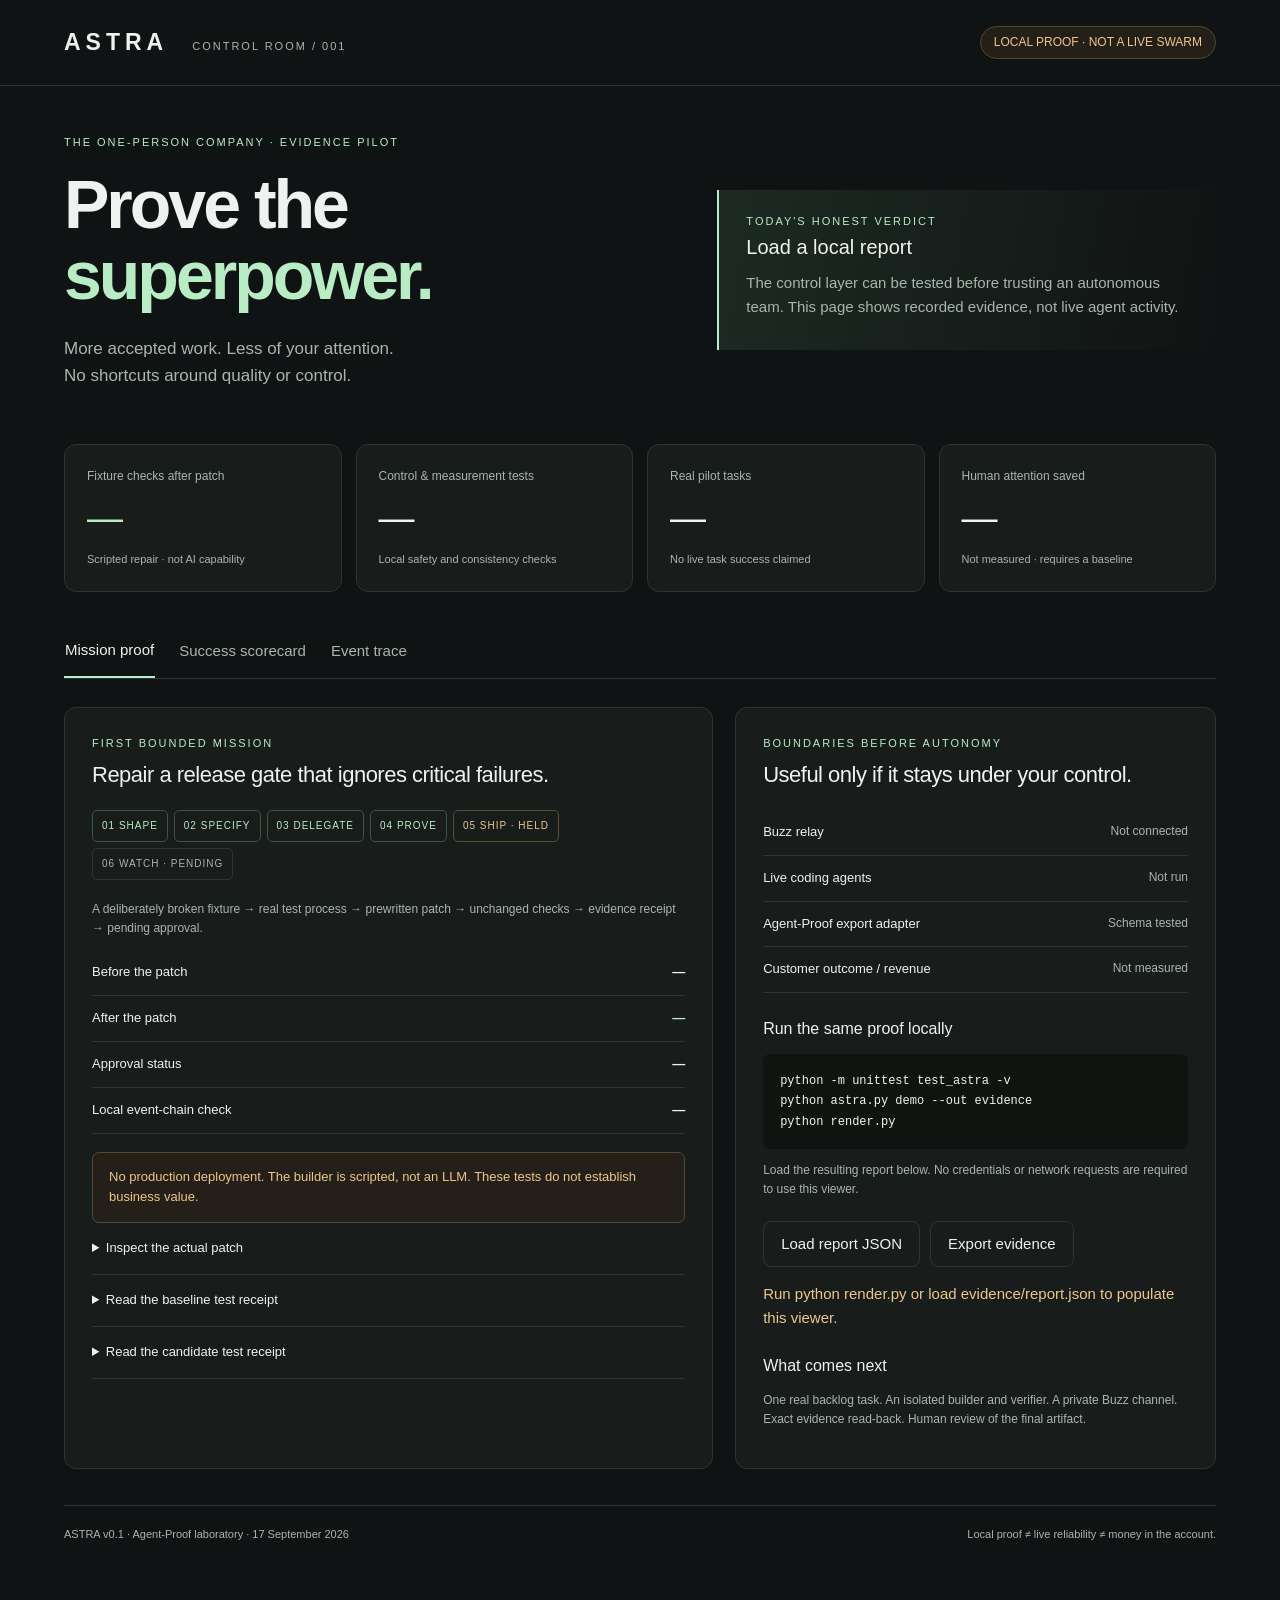
<file: labs/astra-control-room/dashboard.template.html>
<!doctype html>
<html lang="en"><head><meta charset="utf-8"><meta name="viewport" content="width=device-width,initial-scale=1"><title>ASTRA — Control Room / Evidence Pilot</title>
<style>
:root{color-scheme:dark;--bg:#101313;--panel:#181d1c;--line:#2c3532;--text:#eef3ef;--muted:#a8b6ac;--accent:#b8ecc5;--amber:#edc68b}
*{box-sizing:border-box}body{margin:0;background:var(--bg);color:var(--text);font:15px/1.6 -apple-system,BlinkMacSystemFont,'Segoe UI',sans-serif}button,input{font:inherit}button,.file{cursor:pointer}button:focus-visible,.file:focus-within,summary:focus-visible{outline:2px solid var(--accent);outline-offset:5px}button{border:1px solid var(--line);background:none;color:var(--text);padding:10px 17px;border-radius:8px}button:hover{background:#27332c}header{border-bottom:1px solid var(--line);padding:24px 5vw;display:flex;justify-content:space-between;align-items:center;gap:20px}.brand{font-size:23px;letter-spacing:5px;font-weight:650}.brand small{font-size:11px;font-weight:400;color:var(--muted);letter-spacing:2px;margin-left:24px}.status{font-size:12px;color:var(--amber);border:1px solid #57462c;background:#241f18;border-radius:30px;padding:6px 13px}main{max-width:1320px;margin:auto;padding:48px 5vw 70px}.eyebrow{font-size:11px;letter-spacing:2px;color:var(--accent);text-transform:uppercase}.hero{display:grid;grid-template-columns:1.2fr 1fr;gap:55px;align-items:center}h1{font-size:clamp(40px,5.4vw,68px);line-height:1.04;letter-spacing:-3px;margin:18px 0 24px;font-weight:550}h1 span{color:var(--accent)}.lead{font-size:17px;color:var(--muted);max-width:530px}.note{padding:23px 27px;border-left:2px solid var(--accent);background:linear-gradient(100deg,#1d2a23,transparent)}.note p{margin:8px 0;color:var(--muted)}.note strong{font-size:20px;font-weight:500}.metrics{display:grid;grid-template-columns:repeat(4,1fr);gap:14px;margin:38px 0 32px}.metric{border:1px solid var(--line);border-radius:12px;padding:22px;background:var(--panel)}.metric .label{font-size:12px;color:var(--muted)}.metric .value{font-size:36px;letter-spacing:-1.5px;line-height:1.3;margin:9px 0}.metric .sub{font-size:11px;color:var(--muted)}.good{color:var(--accent)}nav{display:flex;gap:23px;border-bottom:1px solid var(--line);margin-bottom:28px}nav button{border:0;border-radius:0;padding:14px 1px;color:var(--muted)}nav button[aria-selected=true]{color:var(--text);border-bottom:2px solid var(--accent)}.view[hidden]{display:none}.grid{display:grid;grid-template-columns:1.35fr 1fr;gap:22px}.panel{border:1px solid var(--line);border-radius:12px;background:var(--panel);padding:27px}h2{font-size:22px;line-height:1.3;margin:9px 0 20px;font-weight:500;letter-spacing:-.5px}h3{font-size:16px;font-weight:500;margin:23px 0 8px}.small{font-size:12px;color:var(--muted)}.flow{display:flex;flex-wrap:wrap;gap:6px;margin:20px 0}.step{font-size:10px;letter-spacing:1px;padding:7px 9px;border:1px solid var(--line);border-radius:5px;color:var(--muted)}.step.done{color:var(--accent);border-color:#37583e}.step.wait{color:var(--amber);border-color:#5a4b31}.receipt{display:flex;justify-content:space-between;border-bottom:1px solid var(--line);padding:12px 0;font-size:13px;gap:16px}.receipt:last-child{border-bottom:0}.warning{font-size:13px;color:var(--amber);border:1px solid #57482e;padding:14px 16px;border-radius:7px;margin-top:18px;background:#241f18}.actions{display:flex;gap:10px;align-items:center;flex-wrap:wrap;margin-top:22px}.file{display:inline-flex;align-items:center;border:1px solid var(--line);padding:10px 17px;border-radius:8px;position:relative;overflow:hidden}.file input{position:absolute;inset:0;opacity:0;cursor:pointer;width:100%}details{border-bottom:1px solid var(--line);padding:15px 0}summary{cursor:pointer;font-size:13px}pre{white-space:pre-wrap;overflow-wrap:anywhere;font:12px/1.7 ui-monospace,SFMono-Regular,Consolas,monospace;background:#0f1411;padding:17px;border-radius:7px;max-height:410px;overflow:auto}table{width:100%;border-collapse:collapse;font-size:13px}th{text-align:left;font-size:11px;letter-spacing:1px;color:var(--muted);font-weight:400;text-transform:uppercase}td,th{border-bottom:1px solid var(--line);padding:15px 10px 15px 0;vertical-align:top}td:last-child{color:var(--amber)}.event{display:grid;grid-template-columns:36px 90px 1fr;gap:10px;border-bottom:1px solid var(--line);padding:15px 0;align-items:start}.event .kind{color:var(--accent);font-size:12px}.event .payload{font-size:12px;color:var(--muted);overflow-wrap:anywhere}.foot{display:flex;justify-content:space-between;gap:20px;border-top:1px solid var(--line);padding-top:20px;margin-top:36px;font-size:11px;color:var(--muted)}#error{color:var(--amber)}.copy{background:var(--accent);color:#17321d;border:0}.copy:hover{background:#d1f5d9}.formula{font-size:21px;line-height:1.45;color:var(--accent);padding:20px 0}ol{padding-left:21px;color:var(--muted)}li{padding:6px 0}#loaded{font-size:11px;color:var(--muted);overflow-wrap:anywhere}@media(max-width:800px){.hero,.grid{grid-template-columns:1fr;gap:22px}.metrics{grid-template-columns:repeat(2,1fr)}.brand small{display:block;margin-left:0;font-size:9px;letter-spacing:1.5px}.hero .note{margin-top:5px}h1{letter-spacing:-2px}main{padding-top:30px}header{padding:18px 5vw}.status{font-size:10px;max-width:170px;text-align:center}.panel{padding:20px}nav{gap:19px}.foot{flex-direction:column}.event{grid-template-columns:24px 70px 1fr}.metric{padding:17px}}
</style></head><body>
<header><div class="brand">ASTRA<small>CONTROL ROOM / 001</small></div><div class="status">LOCAL PROOF · NOT A LIVE SWARM</div></header>
<main><section class="hero"><div><div class="eyebrow">The one-person company · Evidence pilot</div><h1>Prove the<br><span>superpower.</span></h1><p class="lead">More accepted work. Less of your attention.<br>No shortcuts around quality or control.</p></div><div class="note"><div class="eyebrow">Today's honest verdict</div><strong id="verdict">Load a local report</strong><p id="explanation">The control layer can be tested before trusting an autonomous team. This page shows recorded evidence, not live agent activity.</p><div id="loaded"></div></div></section>
<section class="metrics"><div class="metric"><div class="label">Fixture checks after patch</div><div class="value good" id="checks">—</div><div class="sub">Scripted repair · not AI capability</div></div><div class="metric"><div class="label">Control & measurement tests</div><div class="value" id="unit">—</div><div class="sub">Local safety and consistency checks</div></div><div class="metric"><div class="label">Real pilot tasks</div><div class="value" id="tasks">—</div><div class="sub">No live task success claimed</div></div><div class="metric"><div class="label">Human attention saved</div><div class="value">—</div><div class="sub">Not measured · requires a baseline</div></div></section>
<nav role="tablist" aria-label="Evidence sections"><button role="tab" id="tab-mission" aria-selected="true" aria-controls="mission" data-tab="mission">Mission proof</button><button role="tab" id="tab-measure" aria-selected="false" aria-controls="measure" data-tab="measure">Success scorecard</button><button role="tab" id="tab-trace" aria-selected="false" aria-controls="trace" data-tab="trace">Event trace</button></nav>
<section class="view" id="mission" role="tabpanel" aria-labelledby="tab-mission"><div class="grid"><article class="panel"><div class="eyebrow">First bounded mission</div><h2>Repair a release gate that ignores critical failures.</h2><div class="flow"><span class="step done">01 SHAPE</span><span class="step done">02 SPECIFY</span><span class="step done">03 DELEGATE</span><span class="step done">04 PROVE</span><span class="step wait">05 SHIP · HELD</span><span class="step">06 WATCH · PENDING</span></div><p class="small">A deliberately broken fixture → real test process → prewritten patch → unchanged checks → evidence receipt → pending approval.</p><div class="receipt"><span>Before the patch</span><strong id="baseline">—</strong></div><div class="receipt"><span>After the patch</span><strong id="candidate" class="good">—</strong></div><div class="receipt"><span>Approval status</span><strong id="approval">—</strong></div><div class="receipt"><span>Local event-chain check</span><strong id="chain">—</strong></div><div class="warning">No production deployment. The builder is scripted, not an LLM. These tests do not establish business value.</div><details><summary>Inspect the actual patch</summary><pre id="patch">Load a report to inspect its patch.</pre></details><details><summary>Read the baseline test receipt</summary><pre id="baseline-log"></pre></details><details><summary>Read the candidate test receipt</summary><pre id="candidate-log"></pre></details></article><aside class="panel"><div class="eyebrow">Boundaries before autonomy</div><h2>Useful only if it stays under your control.</h2><div class="receipt"><span>Buzz relay</span><span class="small" id="buzz">Not connected</span></div><div class="receipt"><span>Live coding agents</span><span class="small">Not run</span></div><div class="receipt"><span>Agent-Proof export adapter</span><span class="small">Schema tested</span></div><div class="receipt"><span>Customer outcome / revenue</span><span class="small">Not measured</span></div><h3>Run the same proof locally</h3><pre>python -m unittest test_astra -v
python astra.py demo --out evidence
python render.py</pre><p class="small">Load the resulting report below. No credentials or network requests are required to use this viewer.</p><div class="actions"><label class="file">Load report JSON<input type="file" id="file" accept=".json,application/json" aria-label="Load report JSON"></label><button id="export">Export evidence</button></div><p id="error" role="alert"></p><h3>What comes next</h3><p class="small">One real backlog task. An isolated builder and verifier. A private Buzz channel. Exact evidence read-back. Human review of the final artifact.</p></aside></div></section>
<section class="view" id="measure" role="tabpanel" aria-labelledby="tab-measure" hidden><article class="panel"><div class="eyebrow">Primary outcome</div><div class="formula">Accepted tasks ÷ hours of Michael's active attention.</div><p class="small">10 preregistered tasks × 3 arms: current workflow, single agent, Buzz-coordinated team. Reset worktrees, freeze tests, randomise order. Include failures and all retries.</p><table><thead><tr><th>Measure</th><th>Chosen first-pilot threshold</th><th>Current evidence</th></tr></thead><tbody><tr><td>Human attention</td><td>≥30% less than current workflow</td><td>Not measured</td></tr><tr><td>Team overhead</td><td>≥15% less human time than single agent</td><td>Not measured</td></tr><tr><td>Accepted work</td><td>≥8/10 and no fewer than either comparison</td><td>Not measured</td></tr><tr><td>Critical / unauthorised actions</td><td>Zero observed in the live pilot</td><td>No live pilot yet</td></tr><tr><td>Evidence coverage</td><td>100% of attempted tasks, including failures</td><td>Local fixture only</td></tr><tr><td>Cost per accepted task</td><td>No higher than single agent, including human time</td><td>Not measured</td></tr></tbody></table><div class="warning">A green 10-task pilot means “promising — replicate”, not “proven”. Repeat on an untouched 20-task set. If one agent is better, keep one agent.</div><h3>Economics without the theatre</h3><p class="small">API spend + allocated compute/hosting + all human time at an explicitly assumed hourly value. Divide by accepted tasks. Unknown values stay unknown. Cash collected is a separate fact.</p></article></section>
<section class="view" id="trace" role="tabpanel" aria-labelledby="tab-trace" hidden><article class="panel"><div class="eyebrow">Recorded local events</div><h2>Receipts, not agent chatter.</h2><p class="small">Local SQLite hash chain; not a Nostr-signed relay log. Preserving an external trusted head is required to detect a whole-chain rewrite.</p><div id="events"></div></article></section>
<div class="foot"><span>ASTRA v0.1 · Agent-Proof laboratory · 17 September 2026</span><span>Local proof ≠ live reliability ≠ money in the account.</span></div></main>
<script id="initial-evidence" type="application/json">__REPORT__</script>
<script>
let current=null;const $=s=>document.querySelector(s);function set(s,t){$(s).textContent=t}
function render(r){if(!r||r.schema!=='astra-report-v1'||!r.candidate||!r.mission||!Array.isArray(r.events))throw Error('This is not an ASTRA report.');current=r;set('#verdict',r.verdict==='LOCAL_PROOF_ONLY'?'Local loop verified. Live value unproven.':r.verdict);set('#loaded','Recorded '+new Date(r.created_at_unix*1000).toLocaleString()+' · '+r.mission.id);set('#checks',r.candidate.exit_code===0?r.candidate.tests+'/'+r.candidate.tests:'Blocked');set('#unit',r.validation?r.validation.passed+'/'+r.validation.tests:'Not attached');set('#tasks',r.measurements.real_pilot_tasks);set('#baseline','Exit '+r.baseline.exit_code+' · '+r.baseline.tests+' checks');set('#candidate','Exit '+r.candidate.exit_code+' · '+r.candidate.tests+' checks');set('#approval',r.mission.state.replaceAll('_',' '));set('#chain',r.chain_valid?'Valid locally':'Failed');set('#patch',r.patch);set('#baseline-log',r.baseline.stdout);set('#candidate-log',r.candidate.stdout);set('#buzz',r.integration.buzz.replaceAll('_',' '));$('#events').replaceChildren();for(const e of r.events){let div=document.createElement('div');div.className='event';for(const [cls,txt]of [['small',String(e.seq).padStart(2,'0')],['kind',e.kind],['payload',JSON.stringify(e.payload) ]]){let child=document.createElement('div');child.className=cls;child.textContent=txt;div.append(child)}$('#events').append(div)}set('#error','')}
for(const b of document.querySelectorAll('[data-tab]'))b.onclick=()=>{for(const t of document.querySelectorAll('[data-tab]'))t.setAttribute('aria-selected',String(t===b));for(const v of document.querySelectorAll('.view'))v.hidden=v.id!==b.dataset.tab};
$('#file').onchange=async e=>{try{const f=e.target.files[0];if(!f)return;if(f.size>2e6)throw Error('Report too large (2 MB maximum).');render(JSON.parse(await f.text()))}catch(err){set('#error',err.message)}};
$('#export').onclick=()=>{if(!current){set('#error','Load a report first.');return}const a=document.createElement('a');const u=URL.createObjectURL(new Blob([JSON.stringify(current,null,2)],{type:'application/json'}));a.href=u;a.download='astra-evidence.json';a.click();setTimeout(()=>URL.revokeObjectURL(u),1000)};
try{const initial=JSON.parse($('#initial-evidence').textContent);if(initial)render(initial)}catch(e){set('#error','Run python render.py or load evidence/report.json to populate this viewer.')}
</script></body></html>
</file>
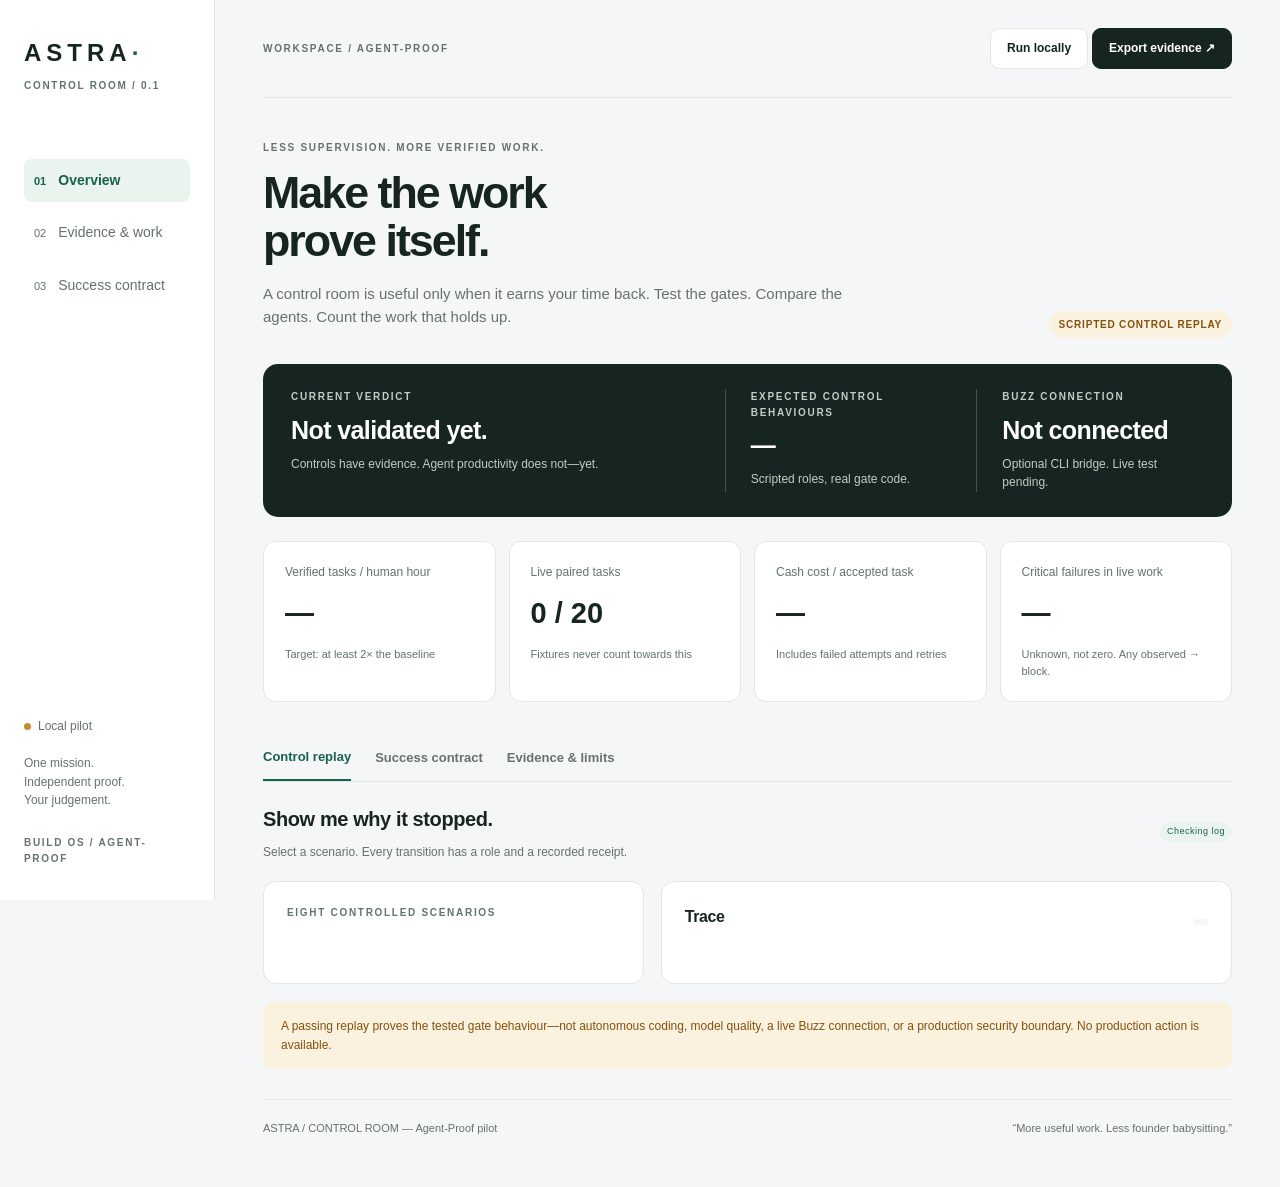
<file: pilots/astra/dashboard.html>
<!doctype html><html lang="en"><head><meta charset="utf-8"><meta name="viewport" content="width=device-width,initial-scale=1"><meta name="color-scheme" content="light"><title>ASTRA — Control Room</title>
<style>
:root{--bg:#f5f6f8;--ink:#172522;--muted:#65726d;--line:#e2e7e4;--green:#176349;--wash:#eaf3ee;--amber:#85510e;--amber-bg:#fbf1df;--white:#fff}*{box-sizing:border-box}body{margin:0;background:var(--bg);color:var(--ink);font:14px/1.55 -apple-system,BlinkMacSystemFont,"Segoe UI",Arial,sans-serif}button,a{font:inherit}button{cursor:pointer}button:focus-visible,a:focus-visible{outline:3px solid #b16bdb;outline-offset:4px}aside{position:fixed;inset:0 auto 0 0;width:215px;background:#fff;border-right:1px solid var(--line);padding:34px 24px;display:flex;flex-direction:column}.logo{font-size:24px;font-weight:750;letter-spacing:5px}.logo span{color:var(--green)}.small,.eyebrow{font-size:10px;font-weight:650;letter-spacing:1.7px;text-transform:uppercase}.muted{color:var(--muted)}nav{margin-top:65px;display:grid;gap:9px}nav a{text-decoration:none;color:var(--muted);padding:11px 10px;border-radius:8px}nav a:first-child{background:var(--wash);color:var(--green);font-weight:650}nav i{font-style:normal;margin-right:12px;font-size:11px}.sidebar-foot{margin-top:auto;font-size:12px;color:var(--muted)}.dot{width:7px;height:7px;background:#c68a35;display:inline-block;border-radius:100%;margin-right:7px}main{margin-left:215px;padding:28px 48px 50px;max-width:1600px}header{display:flex;align-items:center;justify-content:space-between;padding-bottom:28px;border-bottom:1px solid var(--line);gap:12px}button{border:1px solid var(--line);border-radius:9px;background:white;color:var(--ink);padding:10px 16px;font-size:12px;font-weight:600}.primary{background:var(--ink);color:white;border-color:var(--ink)}.hero{padding:42px 0 26px;display:flex;align-items:flex-end;justify-content:space-between;gap:22px}h1{font-size:clamp(32px,3.5vw,50px);line-height:1.08;letter-spacing:-2px;font-weight:620;margin:13px 0 17px;max-width:700px}h2{font-size:20px;letter-spacing:-.4px;margin:0 0 8px}p{margin:0 0 10px}.hero p{max-width:630px;color:var(--muted);font-size:15px}.badge{display:inline-block;border-radius:20px;padding:6px 10px;background:var(--amber-bg);color:var(--amber);font-size:10px;font-weight:700;letter-spacing:.8px;white-space:nowrap}.state{display:grid;grid-template-columns:1.8fr 1fr 1fr;background:var(--ink);color:white;border-radius:15px;padding:25px 28px;gap:24px;margin-bottom:24px}.state>div+div{border-left:1px solid #44544e;padding-left:25px}.state .muted{color:#c0ccc5}.state strong{font-size:25px;letter-spacing:-.6px;display:block;margin-top:6px}.state p{font-size:12px;margin:5px 0 0;color:#c0ccc5}.metrics{display:grid;grid-template-columns:repeat(4,1fr);gap:13px;margin-bottom:34px}.metric{padding:21px;border:1px solid var(--line);border-radius:12px;background:white}.metric .label{font-size:12px;color:var(--muted)}.metric strong{display:block;font-size:29px;font-weight:550;margin:10px 0}.metric p{font-size:11px;color:var(--muted);margin:0}.tabs{display:flex;gap:24px;border-bottom:1px solid var(--line);margin-bottom:22px}.tabs button{background:none;border:0;border-radius:0;padding:11px 0;color:var(--muted);font-size:13px}.tabs button.active{color:var(--green);border-bottom:2px solid var(--green)}.panel{display:none}.panel.active{display:block}.section-header{display:flex;justify-content:space-between;align-items:center;gap:16px;margin-bottom:20px}.caption{font-size:12px;color:var(--muted)}.replay{display:grid;grid-template-columns:minmax(220px,1fr) minmax(320px,1.5fr);gap:17px}.card{background:white;border:1px solid var(--line);border-radius:13px;padding:23px}.scenarios{display:grid;gap:7px}.scenario{display:flex;justify-content:space-between;gap:14px;align-items:center;text-align:left;font-size:12px;background:white}.scenario.active{background:var(--wash);border-color:#a9c5b6}.pill{background:var(--bg);color:var(--muted);font-size:9px;letter-spacing:.5px;border-radius:20px;padding:3px 7px;white-space:nowrap}.green{background:var(--wash);color:var(--green)}.trace{padding-left:8px;margin-top:22px}.event{position:relative;border-left:1px solid var(--line);padding:0 0 19px 22px;font-size:12px}.event:before{content:"";position:absolute;left:-4px;top:5px;width:7px;height:7px;background:#81a391;border-radius:50%}.event.denied:before{background:#c88f3c}.event b{font-size:11px;letter-spacing:.5px;text-transform:uppercase;display:block}.event .hash{font:10px/1.7 ui-monospace,SFMono-Regular,Consolas,monospace;color:var(--muted);overflow-wrap:anywhere}.event .reason{margin-top:5px;color:var(--amber)}.note{padding:15px 18px;border-radius:10px;background:var(--amber-bg);font-size:12px;color:var(--amber);margin-top:18px}.grid2{display:grid;grid-template-columns:1fr 1fr;gap:16px}table{border-collapse:collapse;width:100%;font-size:12px}th,td{text-align:left;padding:13px 8px;border-bottom:1px solid var(--line);vertical-align:top}th{font-size:10px;letter-spacing:1px;text-transform:uppercase;color:var(--muted)}pre{background:#f2f5f3;padding:16px;border-radius:9px;overflow:auto;font:12px/1.8 ui-monospace,SFMono-Regular,Consolas,monospace}footer{border-top:1px solid var(--line);margin-top:30px;padding-top:20px;color:var(--muted);display:flex;justify-content:space-between;font-size:11px;gap:15px}dialog{max-width:700px;width:90%;border:1px solid var(--line);border-radius:15px;padding:30px}dialog::backdrop{background:#17252288}.spacer{margin:20px 0}.nowrap{white-space:nowrap}@media(max-width:1080px){aside{width:170px;padding:30px 18px}main{margin-left:170px;padding:25px}.metrics{grid-template-columns:repeat(2,1fr)}.hero{display:block}.hero .badge{margin:5px 0}.state{grid-template-columns:1.5fr 1fr 1fr;padding:20px;gap:15px}.state strong{font-size:22px}}@media(max-width:740px){aside{display:none}main{margin:0;padding:18px}header{padding-bottom:20px}.hero{padding-top:27px}h1{letter-spacing:-1.5px}.state{grid-template-columns:1fr}.state>div+div{border-left:0;border-top:1px solid #44544e;padding:15px 0 0}.metrics{gap:10px}.metric{padding:16px}.replay,.grid2{grid-template-columns:1fr}.section-header{align-items:flex-start}.tabs{gap:20px}header .small{font-size:9px}.card{padding:18px}footer{flex-direction:column}.state p{max-width:100%}}
</style></head><body>
<aside><div class="logo">ASTRA<span>·</span></div><div class="small muted" style="margin-top:7px">Control room / 0.1</div><nav><a href="#overview"><i>01</i>Overview</a><a href="#work"><i>02</i>Evidence & work</a><a href="#contract" id="contract-link"><i>03</i>Success contract</a></nav><div class="sidebar-foot"><span class="dot"></span>Local pilot<br><br>One mission.<br>Independent proof.<br>Your judgement.<div class="small" style="margin-top:25px">Build OS / Agent-Proof</div></div></aside>
<main id="overview"><header><div class="small muted">Workspace / Agent-Proof</div><div><button id="runbook">Run locally</button> <button class="primary" id="export">Export evidence ↗</button></div></header>
<section class="hero"><div><div class="eyebrow muted">Less supervision. More verified work.</div><h1>Make the work<br>prove itself.</h1><p>A control room is useful only when it earns your time back. Test the gates. Compare the agents. Count the work that holds up.</p></div><span class="badge">SCRIPTED CONTROL REPLAY</span></section>
<section class="state" aria-label="Validation status"><div><div class="small muted">Current verdict</div><strong>Not validated yet.</strong><p>Controls have evidence. Agent productivity does not—yet.</p></div><div><div class="small muted">Expected control behaviours</div><strong id="control-count">—</strong><p>Scripted roles, real gate code.</p></div><div><div class="small muted">Buzz connection</div><strong>Not connected</strong><p>Optional CLI bridge. Live test pending.</p></div></section>
<section class="metrics"><div class="metric"><div class="label">Verified tasks / human hour</div><strong>—</strong><p>Target: at least 2× the baseline</p></div><div class="metric"><div class="label">Live paired tasks</div><strong id="pair-count">0 / 20</strong><p>Fixtures never count towards this</p></div><div class="metric"><div class="label">Cash cost / accepted task</div><strong>—</strong><p>Includes failed attempts and retries</p></div><div class="metric"><div class="label">Critical failures in live work</div><strong>—</strong><p>Unknown, not zero. Any observed → block.</p></div></section>
<div class="tabs" id="work" role="tablist"><button class="active" role="tab" aria-selected="true" data-panel="replay-panel">Control replay</button><button role="tab" aria-selected="false" data-panel="contract-panel">Success contract</button><button role="tab" aria-selected="false" data-panel="evidence-panel">Evidence & limits</button></div>
<section class="panel active" id="replay-panel"><div class="section-header"><div><h2>Show me why it stopped.</h2><div class="caption">Select a scenario. Every transition has a role and a recorded receipt.</div></div><span class="pill green" id="audit-status">Checking log</span></div><div class="replay"><div class="card"><div class="small muted" style="margin-bottom:15px">Eight controlled scenarios</div><div class="scenarios" id="scenarios"></div></div><div class="card"><div class="section-header"><h2 id="trace-title" style="font-size:16px">Trace</h2><span class="pill" id="trace-status"></span></div><div class="trace" id="trace"></div></div></div><div class="note">A passing replay proves the tested gate behaviour—not autonomous coding, model quality, a live Buzz connection, or a production security boundary. No production action is available.</div></section>
<section class="panel" id="contract-panel"><div class="section-header"><div><h2>Agree on the win before the run.</h2><div class="caption">Proposed pilot targets. These are decision rules, not results.</div></div></div><div class="card"><table><thead><tr><th>Measure</th><th>Pilot target</th><th>Count honestly</th></tr></thead><tbody><tr><td>Human effort</td><td>≥50% less per accepted task</td><td>Include setup allocation, prompting, review, rescue and rework.</td></tr><tr><td>Task acceptance</td><td>≥80%, and no worse than single-agent</td><td>Frozen acceptance criteria; independent checks; human acceptance.</td></tr><tr><td>Cash cost per accepted task</td><td>No higher than baseline</td><td>Include all calls, compute, failed runs and retries.</td></tr><tr><td>Critical failures</td><td>Zero observed</td><td>Unauthorised action, fabricated proof or sensitive-data escape blocks the pilot.</td></tr><tr><td>Sample</td><td>20 distinct paired tasks</td><td>Same tasks, model access, tools and total resource caps; randomise order.</td></tr></tbody></table></div><div class="grid2 spacer"><div class="card"><h2>One fair comparison.</h2><p class="caption">Single agent versus coordinator + builder + independent verification/review. The baseline gets the same tools and source material. Count the coordinator's costs too.</p><p class="caption">Then compare the same team with and without Buzz to isolate whether the shared workspace itself helps.</p></div><div class="card"><h2>Earn the next stage.</h2><p class="caption">First: verified artifact. Then: paired productivity evidence. Next: accepted real work and a seven-day defect check. Business proof is a customer payment and repeat use—not an estimated revenue chart.</p></div></div><div class="note">Twenty task pairs give an exploratory signal, not general proof. Repeat on unseen tasks. Do not change thresholds or expose held-out answers to make a version pass.</div></section>
<section class="panel" id="evidence-panel"><div class="section-header"><div><h2>No theatre in the telemetry.</h2><div class="caption">The interface distinguishes evidence from ambition.</div></div></div><div class="grid2"><div class="card"><h2>Built in this pilot</h2><p>Role-token checks, durable SQLite mission state, independent proof/review stages, artifact-bound human approval, bounded revisions and budget units, cancellation, and a hash-chained audit log.</p><p class="caption">The paired scorecard rejects mismatches and duplicates, excludes fixtures, includes failed work in unit costs, and treats missing measurements as unknown.</p></div><div class="card"><h2>Not established</h2><p>Live LLM workers, end-to-end Buzz delivery/readback, isolated agent machines, production deployment, savings, revenue, or sustained customer outcomes.</p><p class="caption">Hash chaining is not identity signing or tamper-proof storage. Anchor the log head externally. The budget units are not a provider-enforced spending cap.</p></div></div><div class="card spacer"><div class="small muted">Evidence manifest</div><pre id="manifest"></pre><p class="caption">Source replay is included in the export. Local timestamps are replay execution times. The scorecard consumes operator-supplied measurements; it does not authenticate provider invoices.</p></div></section>
<footer><span>ASTRA / CONTROL ROOM — Agent-Proof pilot</span><span>“More useful work. Less founder babysitting.”</span></footer></main>
<dialog id="instructions"><h2>Run the pilot locally</h2><p class="caption">Python 3.10+. No external packages, model key or network required for the control replay.</p><pre>python -m unittest discover -s pilots/astra -p "test_*.py" -v
python pilots/astra/mutation_check.py
python pilots/astra/control_room.py demo
python pilots/astra/control_room.py render</pre><p class="caption">Open pilots/astra/control-room.html. For live measurements, see pilots/astra/README.md. This is not a deployed autonomous agent team.</p><button id="close-dialog">Close</button></dialog>
<script id="report" type="application/json">__REPORT_JSON__</script><script>
'use strict';const D=JSON.parse(document.getElementById('report').textContent);const $=id=>document.getElementById(id);const labels={happy_path:'Reviewed artifact',missing_proof:'Missing independent proof',builder_self_approval:'Builder tries self-approval',stale_approval:'Artifact changes after approval',budget_cap:'Budget would be exceeded',revision_cap:'Revision loop exceeds cap',failed_test:'Independent test fails',cancelled:'Cancelled mission restarts'};const ok=D.scenarios.filter(s=>s.expected==='release_candidate'?s.status==='release_candidate':s.status!=='release_candidate').length;$('control-count').textContent=ok+' / '+D.scenarios.length;$('pair-count').textContent=D.scorecard.complete_pairs+' / '+D.scorecard.minimum_pairs;$('audit-status').textContent=D.log_valid?'LOCAL HASH CHAIN VERIFIED':'LOG CHECK FAILED';
function tab(id){document.querySelectorAll('[data-panel]').forEach(b=>{const active=b.dataset.panel===id;b.classList.toggle('active',active);b.setAttribute('aria-selected',String(active));});document.querySelectorAll('.panel').forEach(p=>p.classList.toggle('active',p.id===id));}document.querySelectorAll('[data-panel]').forEach(b=>b.addEventListener('click',()=>tab(b.dataset.panel)));$('contract-link').onclick=e=>{e.preventDefault();tab('contract-panel');$('work').scrollIntoView({behavior:'smooth'});};
function select(name){const s=D.scenarios.find(s=>s.scenario===name);$('trace-title').textContent=labels[name]||name;$('trace-status').textContent=s.status.replaceAll('_',' ').toUpperCase();$('trace').replaceChildren();document.querySelectorAll('.scenario').forEach(b=>b.classList.toggle('active',b.dataset.name===name));D.events.filter(e=>e.mission===name).forEach(e=>{const row=document.createElement('div');row.className='event'+(e.action==='denied'?' denied':'');const who=document.createElement('b');who.textContent=e.role+' / '+e.action.replaceAll('_',' ');const body=document.createElement('span');body.textContent=e.data.status?e.data.status.replaceAll('_',' '):e.data.attempted_action;const hash=document.createElement('div');hash.className='hash';hash.textContent='receipt '+e.event_hash.slice(0,22)+'…';row.append(who,body,hash);if(e.data.reason){const r=document.createElement('div');r.className='reason';r.textContent=e.data.reason;row.append(r);}$('trace').append(row);});}
D.scenarios.forEach(s=>{const b=document.createElement('button');b.className='scenario';b.dataset.name=s.scenario;const name=document.createElement('span');name.textContent=labels[s.scenario]||s.scenario;const status=document.createElement('span');status.className='pill'+(s.scenario==='happy_path'?' green':'');status.textContent=s.scenario==='happy_path'?'ALLOWED':'BLOCKED';b.append(name,status);b.onclick=()=>select(s.scenario);$('scenarios').append(b);});select('stale_approval');$('manifest').textContent=JSON.stringify({provenance:D.provenance,agent_runs:D.agent_runs,buzz_live_verified:D.buzz_live_verified,production_actions:D.production_actions,audit_events:D.events.length,local_chain_valid:D.log_valid,live_verdict:D.scorecard.verdict,last_event_hash:D.events.at(-1)?.event_hash},null,2);$('runbook').onclick=()=>$('instructions').showModal();$('close-dialog').onclick=()=>$('instructions').close();$('export').onclick=()=>{const blob=new Blob([JSON.stringify(D,null,2)],{type:'application/json'});const url=URL.createObjectURL(blob);const a=document.createElement('a');a.href=url;a.download='astra-pilot-evidence.json';a.click();setTimeout(()=>URL.revokeObjectURL(url),1000);};
</script></body></html>
</file>
